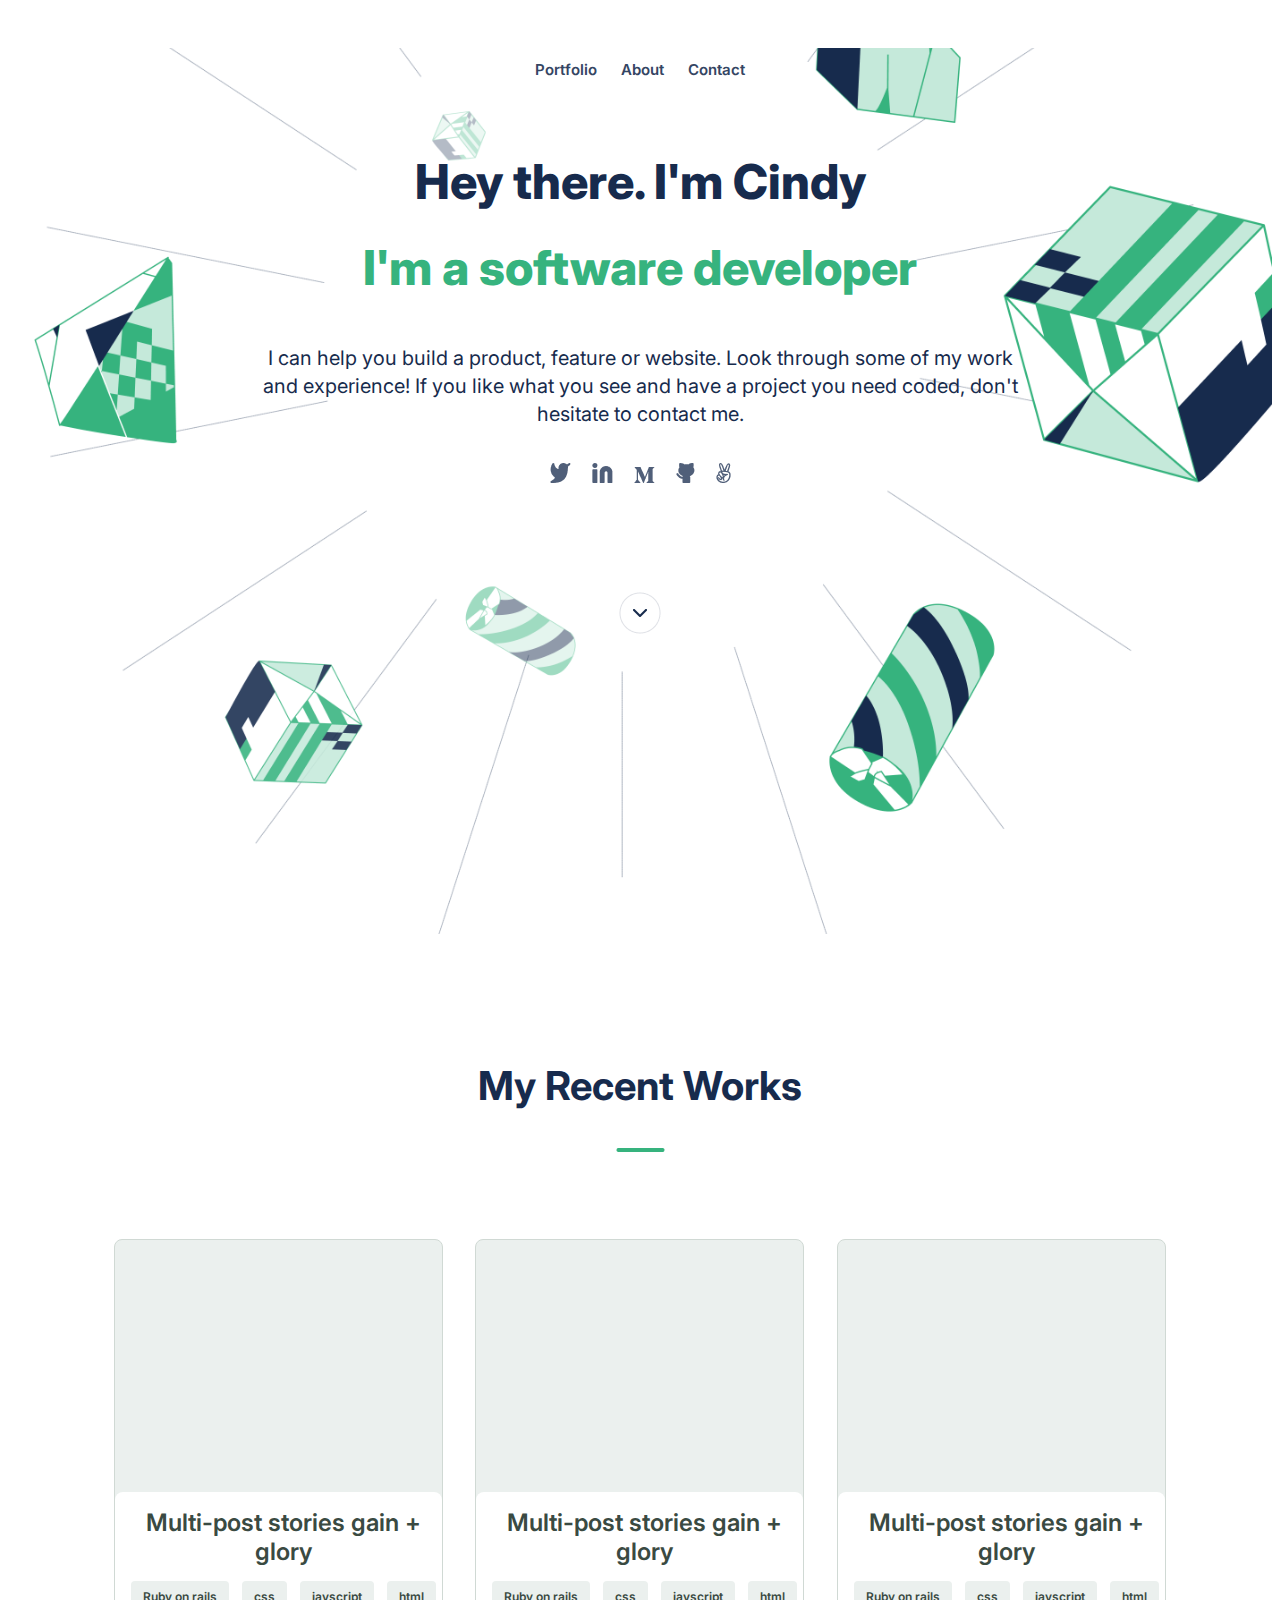
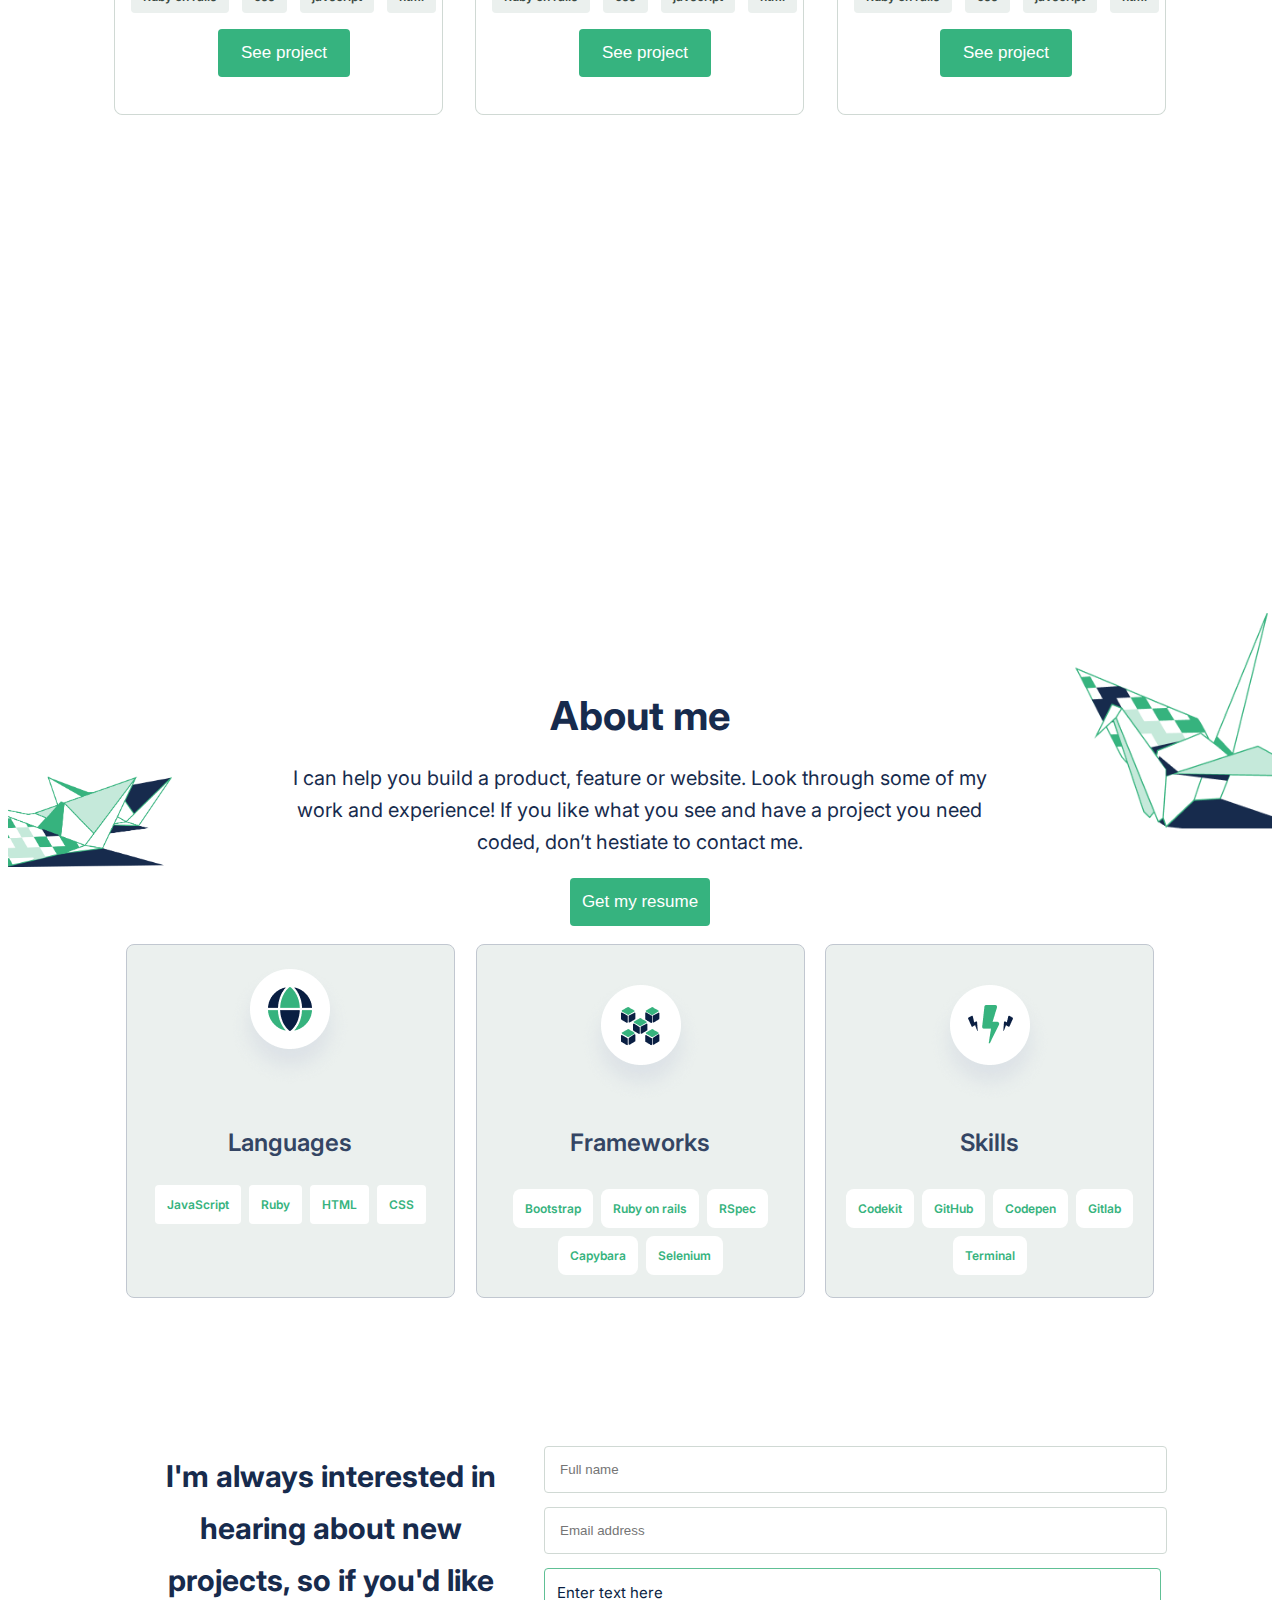
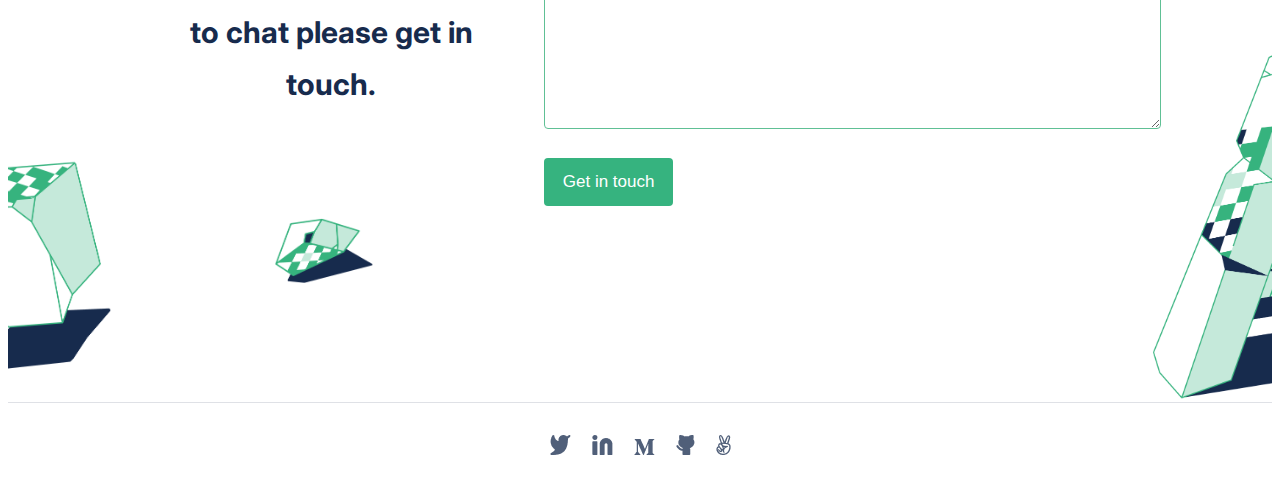
<file: Index.html>
<!DOCTYPE html>
<html lang="en">

<head>
  <meta charset="UTF-8">
  <meta http-equiv="X-UA-Compatible" content="IE=edge">
  <meta name="viewport" content="width=device-width, initial-scale=1.0">
  <title>Document</title>
  <link rel="stylesheet" href="style.css">
  <!-- To embed a font -->
  <link rel="preconnect" href="https://fonts.gstatic.com" crossorigin>
  <link href="https://fonts.googleapis.com/css2?family=Inter:wght@400;600;700&display=swap" rel="stylesheet">
  <!-- Font 'Inter' embeded -->
</head>

<body>
  <header class="toolbar">
    <!-- here begins the mobile menu for javascript -->
    <div class="mobile-menu">
      <span class="close">×</span>
      <nav class="mobile-nav">
        <a class="mobile-link" href="#portfolio">Portfolio</a>
        <a class="mobile-link" href="#about">About</a>
        <a class="mobile-link" href="#contact">Contact</a>
      </nav>
    </div>
    <!-- here finishes the mobile menu for javascript -->
    <a class="logo">Welcome</a>
    <nav class="hamburguer"><img src="./Images/Union.png" alt="hamburguer menu"></nav>
  </header>
  <section class="headline">
    <nav class="menu">
      <a class="menu-item">Portfolio</a>
      <a class="menu-item">About</a>
      <a class="menu-item">Contact</a>
    </nav>
    <br class="hb-01">
    <h1>
      Hey there. I'm Cindy
    </h1>
    <h2 class="greenheader">
      I'm a software developer
    </h2>
    <p class="p-headline">
      I can help you build a product, feature or website. Look through some of my work and experience!
      If you like what you see and have a project you need coded, don't hesitate to contact me.
    </p>
    <ul class="social-heading">
      <li><a href="https://twitter.com/CindyDorantes10"><img src="./Images/twitter.png" alt="Twitter icon"
            class="socialicon"></a></li>
      <li><a href="https://www.linkedin.com/in/cindydorantessanchez/"><img src="./Images/Linkedin_icon.png"
            alt="LinkedIn icon" class="socialicon"></a></li>
      <li><a href="https://medium.com/"><img src="./Images/medium.png" alt="Medium icon" class="socialicon"></a></li>
      <li><a href="https://github.com/CindyDorantes"><img src="./Images/github.png" alt="GitHub icon"
            class="socialicon"></a></li>
      <li><a href="https://angel.co/"><img src="./Images/angellist.png" alt="AngelList icon" class="socialicon"></a>
      </li>
    </ul>
    <br class="hb-01">
    <p><img src="./Images/arrow_button.png" alt="arrow button" class="arrow_button"></p>
  </section>
  <!--here begins the 'Works' section-->
  <section class="works" id="portfolio">
    <h2 class="works-heading">My Recent Works <br><img src="./Images/Indicator.png" alt="green line divisor"></h2>
    <!-- SECTION CREATED WITH JAVASCRIPT-->
  </section>
  <!--Works section finishes-->
  <!--About Me section starts-->
  <section class="aboutme" id="about">
    <div class="hl-aboutme">
      <div class="bg-1">
        <!-- for background image -->
        <h2 class="aboutme-heading">About me</h2>
      </div>
      <p class="p-aboutme">
        I can help you build a product, feature or website. Look through some of my work and experience!
        If you like what you see and have a project you need coded, don’t hestiate to contact me.
      </p>
      <div class="bg-2">
        <!-- for background image -->
        <button type="button" class="resume-button">Get my resume</button>
      </div>
      <br class="br-02">
    </div>
    <!--here begins the languages square-->
    <div class="languages">
      <p class="language-icon"><img src="./Images/languages-icon.png" alt="ellipse with green and blue sections"></p>
      <p class="languages-title">Languages</p>
      <ul class="languages-cards">
        <li>JavaScript</li>
        <li>Ruby</li>
        <li>HTML</li>
        <li>CSS</li>
      </ul>
    </div>
    <!--Languages square finishes-->
    <!--here begins FRAMEWORKS square-->
    <div class="frameworks">
      <p class="framework-icon"><img src="./Images/frameworks-icon.png" alt="five blue and green cubes"></p>
      <p class="framework-title">Frameworks</p>
      <ul class="framework-cards">
        <li>Bootstrap</li>
        <li>Ruby on rails</li>
        <li>RSpec</li>
        <li>Capybara</li>
        <li>Selenium</li>
      </ul>
    </div>
    <!--Frameworks square finishes-->
    <!--here begins SKILLS square-->
    <div class="frameworks skills">
      <p class="framework-icon"><img src="./Images/skills-icon.png" alt="green thunder"></p>
      <p class="framework-title">Skills</p>
      <ul class="framework-cards">
        <li>Codekit</li>
        <li>GitHub</li>
        <li>Codepen</li>
        <li>Gitlab</li>
        <li>Terminal</li>
      </ul>
    </div>
    <!--Skills square finishes-->
  </section>
  <!--About Me section finishes-->
  <!--Contact form section starts-->
  <section class="contact-form" id="contact">
    <div class="contact-grid">
      <h2 class="contact-header">I'm always interested in hearing about new projects,
        so if you'd like to chat please get in touch.</h2>
      <form class="form-items" action="https://formspree.io/f/mnqwrdak" method="post">
        <ul class="ul-form">
          <li>
            <input class="input-name" type="text" placeholder="Full name" minlength="2" maxlength="30" required
              id="input-name" name="user-name">
          </li>
          <li>
            <input class="input-email" type="email" placeholder="Email address" required id="input-email"
              name="user-email">
          </li>
          <li>
            <textarea class="input-comment" maxlength="500" required id="input-comment"
              name="user-comment">Enter text here</textarea>
          </li>
        </ul>
        <button type="submit" class="get-in-touch">Get in touch</button>
      </form>
    </div>
    <div class="footer">
      <ul class="footer-icons">
        <li><a href="https://twitter.com/CindyDorantes10"><img src="./Images/twitter.png" alt="Twitter icon"
              class="socialicon"></a></li>
        <li><a href="https://www.linkedin.com/in/cindydorantessanchez/"><img src="./Images/Linkedin_icon.png"
              alt="LinkedIn icon" class="socialicon"></a></li>
        <li><a href="https://medium.com/"><img src="./Images/medium.png" alt="Medium icon" class="socialicon"></a></li>
        <li><a href="https://github.com/CindyDorantes"><img src="./Images/github.png" alt="GitHub icon"
              class="socialicon"></a></li>
        <li><a href="https://angel.co/"><img src="./Images/angellist.png" alt="AngelList icon" class="socialicon"></a>
        </li>
      </ul>
      <p class="footer-email">cindym.dorantes@gmail.com</p>
      <div class="footer-line"></div>
    </div>
  </section>
  <script src="./app.js"></script>
</body>

</html>
</file>
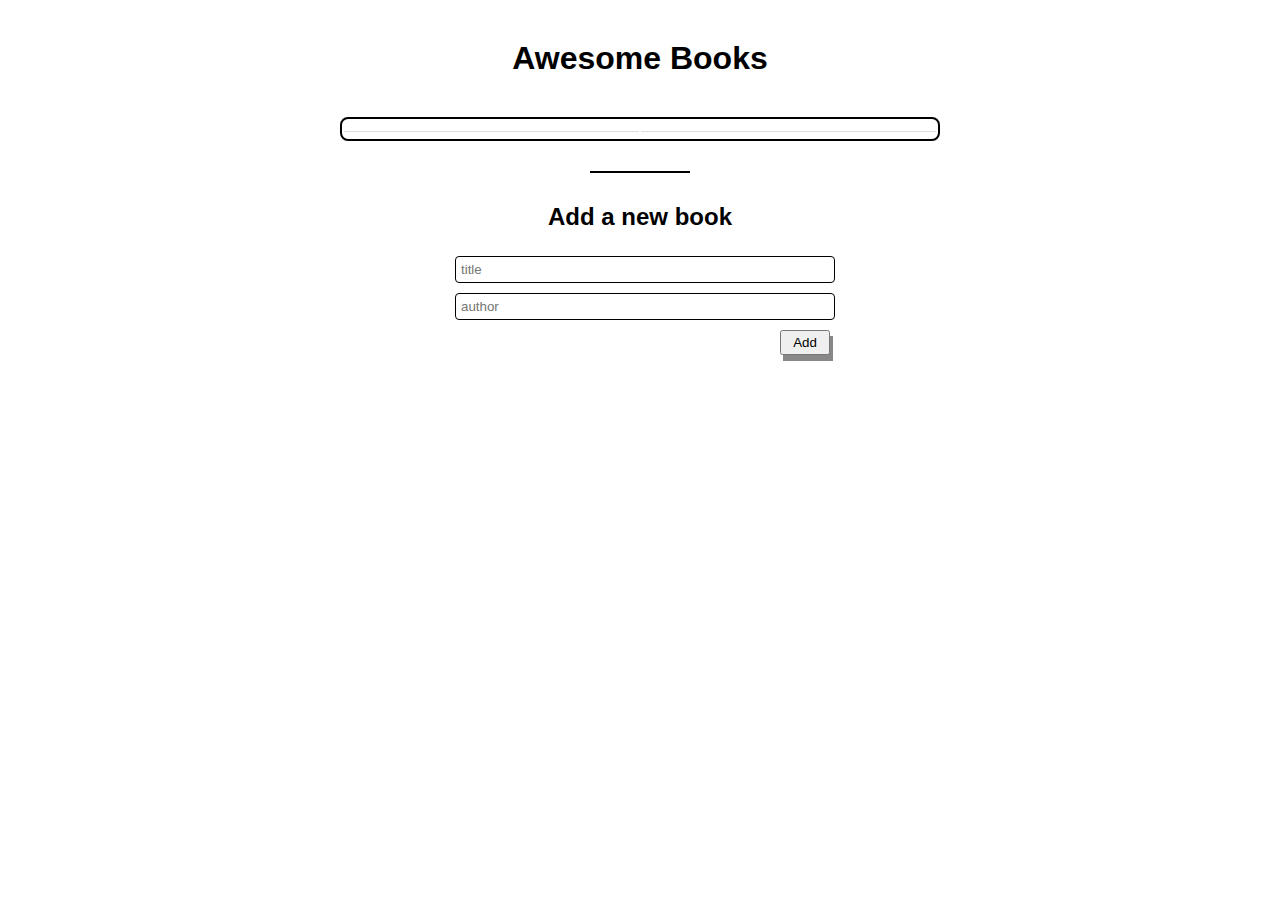
<file: Awesome-books/index.html>
<!DOCTYPE html>
<html lang="en">

<head>
  <meta charset="UTF-8">
  <meta http-equiv="X-UA-Compatible" content="IE=edge">
  <meta name="viewport" content="width=device-width, initial-scale=1.0">
  <title>Awesome Books</title>
  <link rel="stylesheet" href="style.css">
</head>

<body>
  <header>
    <h1 class="title">Awesome Books</h1>
  </header>
  <main>
    <table id="table" class="table">
      <thead>
        <tr>
          <td></td>
          <td></td>
          <!--<td><button type="button" class="remove">Remove</button></td>-->
        </tr>
      </thead>
      <tbody id="tbody">
        <!-- elements created with JS -->
      </tbody>
    </table>
    <div></div>
    <h2>Add a new book</h2>
    <form class="form" action="#">
      <input id="book" type="text" placeholder="title" class="book-title" required>
      <input id="author" type="text" placeholder="author" class="author-title" required>
      <button id="button" type="button" class="add">Add</button>
    </form>
  </main>
  <script src="classes.js"></script>
</body>

</html>
</file>
<file: style.css>
body {
  font-family: 'Inter', sans-serif;
  color: #28352f;
  font-style: normal;
  font-weight: 600;
  font-size: 28px;
  text-align: center;
}

/* begin of the hamburguer menu */

.mobile-menu {
  width: 90vw;
  height: 100vh;
  padding-left: 7.5%;
  padding-top: 15%;
  top: 0%;
  left: -120%;
  color: #3a4a42;
  background-color: #fff;
  position: absolute;
  display: flex;
  flex-direction: column;
  justify-content: flex-start;
  padding-right: 9%;
  line-height: 44px;
}

.mobile-menu.active {
  left: 0%;
}

.close {
  text-align: end;
  color: #67798e;
  font-size: 40px;
  cursor: pointer;
}

.mobile-nav {
  display: flex;
  flex-direction: column;
  align-items: flex-start;
}

.mobile-link {
  padding: 4%;
  color: inherit;
  color: #3a4a42;
  text-decoration: none;
}

/* finish hamburguer menu */
header {
  display: flex;
  flex-wrap: wrap;
  justify-content: space-between;
  padding: 20px;
}

.menu {
  display: none;
}

.headline {
  background-image: url("./Images/header-illustration-mobile.png");
  background-repeat: no-repeat;
  background-position: center;
  background-size: 100%;
  padding-top: 60px;
  padding-bottom: 60px;
}

.hb-01 {
  display: none;
}

h1 {
  font-weight: 700;
  font-size: 40px;
  line-height: 52px;
  text-align: center;
  color: #172b4d;
  margin: 26px;
}

h2 {
  font-weight: 700;
  font-size: 40px;
  line-height: 52px;
  text-align: center;
  color: #172b4d;
  margin: 26px;
}

p {
  font-weight: 400;
  font-size: 20px;
  line-height: 28px;
  text-align: center;
  color: #172b4d;
  padding: 20px;
  padding-top: 20px;
}

li {
  display: inline;
  list-style-type: none;
  padding: 7px;
}

ul {
  padding: 0;
  text-align: center;
}

.greenheader {
  color: #36b37e;
  text-align: center;
}

.logo {
  text-align: left;
  font-weight: 600;
  font-size: 20px;
  line-height: 28px;
}

.hamburguer {
  width: 18px;
  height: 12px;
  left: 3px;
  top: 6px;
  cursor: pointer;
}

.works {
  display: grid;
  grid-template-rows: repeat(6, auto);
  row-gap: 20px;
}

.works-heading {
  grid-row: 1 / 2;
  width: auto;
}

.work-item {
  max-width: 327px;
  height: 474px;
  border-radius: 8px;
  background-color: #ebf0ee;
  border: 1px solid #d0d9d4;
  justify-self: center;
  display: flex;
  justify-content: center;
  align-items: flex-end;
}

.wi-01 {
  grid-row: 2 / 3;
}

.wi-02 {
  grid-row: 3 / 4;
}

.wi-03 {
  grid-row: 4 / 5;
}

.wi-04 {
  grid-row: 5 / 6;
}

.wi-05 {
  grid-row: 6 / 7;
}

.wi-06 {
  display: none;
}

.work-content {
  max-width: 295px;
  padding: 16px;
  border-radius: 8px;
  background-color: #fff;
  display: grid;
  gap: 16px;
  grid-template-rows: 57px 32px 69px;
  align-content: center;
}

.work-title {
  width: auto;
  margin: 0;
  font-weight: 600;
  font-size: 24px;
  color: #3a4a42;
  text-align: center;
  grid-row: 1 / 2;
}

.cards {
  width: 305px;
  height: 32px;
  margin: 0;
  display: flex;
  justify-content: space-between;
  align-items: stretch;
  grid-row: 2 / 3;
}

.cards li {
  background-color: #ebf0ee;
  border-radius: 4px;
  font-weight: 600;
  font-size: 12px;
  color: #3a4a42;
  padding: 8px 12px 8px 12px;
}

.see-project {
  height: 48px;
  border: none;
  border-radius: 4px;
  padding: 12px;
  padding-top: 7px;
  padding-bottom: 7px;
  background-color: #36b37f;
  display: inline-block;
  text-align: center;
  text-decoration: none;
  font-weight: 500;
  font-size: 17px;
  color: #fff;
  margin-left: 86.5px;
  margin-right: 86.5px;
  grid-row: 3 / 4;
  cursor: pointer;
}

/* Button styling */

button:hover {
  color: #fff;
  background: #36b37f;
  box-shadow: 0 8px 16px rgba(54, 179, 127, 0.24);
}

button:active {
  color: #fff;
  background: #008552;
}

.aboutme {
  display: flex;
  flex-direction: column;
  align-items: center;
}

.hl-aboutme {
  display: flex;
  flex-direction: column;
  align-items: center;
}

/* To add the background images */
.bg-1 {
  height: 127px;
  width: 396px;
  background-image: url("./Images/aboutme_frame02.png");
  background-repeat: no-repeat;
  background-position: 100% 0%;
  display: flex;
  justify-content: center;
}

.aboutme-heading {
  margin: 0;
  margin-top: 60px;
  width: 370px;
}

.bg-2 {
  height: 65px;
  width: 396px;
  background-image: url("./Images/aboutme_frame01.png");
  background-repeat: no-repeat;
  background-position: 0% 100%;
  display: flex;
  justify-content: center;
}

.resume-button {
  height: 48px;
  border: none;
  border-radius: 4px;
  padding: 12px;
  padding-top: 7px;
  padding-bottom: 7px;
  background-color: #36b37f;
  display: inline-block;
  text-align: center;
  text-decoration: none;
  font-weight: 500;
  font-size: 17px;
  color: #fff;
}

.br-02 {
  margin: 40px;
}

.languages {
  display: grid;
  grid-template-rows: 16px 128px 40px 32px 24px 40px 64px;
  border-radius: 8px;
  background-color: #ebf0ee;
  border: 1px solid #c1c7d0;
  max-width: 327px;
  height: 352px;
  margin-top: 10px;
  margin-bottom: 10px;
}

.language-icon {
  margin: 0;
  padding: 0;
  grid-row: 2 / 3;
}

.languages-title {
  margin: 0;
  padding: 0;
  grid-row: 4 / 5;
  font-weight: 600;
  font-size: 24px;
  color: #344563;
  text-align: center;
}

.languages-cards {
  margin: 0;
  margin-left: 28px;
  margin-right: 28px;
  padding: 0;
  grid-row: 6 / 7;
  width: 271px;
  height: 32px;
  display: flex;
  flex-wrap: wrap;
  justify-content: space-between;
}

.languages-cards li {
  background-color: #fff;
  border-radius: 4px;
  font-weight: 600;
  font-size: 12px;
  color: #36b37e;
  padding: 12px;
}

.frameworks {
  display: grid;
  grid-template-rows: 16px 128px 40px 32px 24px 80px 24px;
  border-radius: 8px;
  background-color: #ebf0ee;
  border: 1px solid #c1c7d0;
  width: 327px;
  height: 352px;
  margin-top: 10px;
  margin-bottom: 10px;
}

.framework-icon {
  margin: 0;
  padding: 0;
  grid-row: 2 / 3;
}

.framework-title {
  margin: 0;
  padding: 0;
  grid-row: 4 / 5;
  font-weight: 600;
  font-size: 24px;
  color: #344563;
  text-align: center;
}

.framework-cards {
  margin: 0;
  padding: 0;
  grid-row: 6 / 7;
  width: 327px;
  height: 88px;
  display: flex;
  flex-wrap: wrap;
  justify-content: center;
  align-items: center;
}

.framework-cards li {
  background-color: #fff;
  border-radius: 8px;
  font-weight: 600;
  font-size: 12px;
  color: #36b37e;
  padding: 12px;
  height: 15px;
  margin: 4px;
}

.contact-form {
  display: flex;
  flex-direction: column;
  justify-content: center;
  background-image: url("./Images/footer-frame.png");
  background-repeat: no-repeat;
  background-position: bottom 28% right;
}

.contact-grid {
  display: flex;
  flex-direction: column;
  justify-content: center;
}

.form-items {
  display: flex;
  flex-direction: column;
  justify-content: center;
  margin: 5%;
}

.ul-form {
  display: flex;
  flex-direction: column;
  justify-content: center;
  line-height: 24px;
  font-size: 15px;
  font-weight: 400;
}

.input-name,
.input-email {
  border: 1px solid #d0d9d4;
  border-radius: 4px;
  padding: 15px;
  width: 90%;
  color: #6b778c;
}

.input-comment {
  border: 1px solid #60c095;
  border-radius: 4px;
  width: 91.5%;
  height: 15vh;
  padding: 12px;
  font-family: 'Inter', sans-serif;
  font-style: normal;
  font-weight: 400;
  font-size: 15px;
  line-height: 24px;
  color: #091e42;
  text-align: left;
}

.get-in-touch {
  height: 48px;
  width: 129px;
  border: none;
  border-radius: 4px;
  padding: 12px;
  background-color: #36b37f;
  text-decoration: none;
  font-weight: 500;
  font-size: 17px;
  color: #fff;
  cursor: pointer;
  align-self: center;
}

.footer {
  display: flex;
  flex-direction: column;
  justify-content: center;
  align-items: center;
  margin-top: 10%;
}

.footer-icons {
  margin: 0%;
}

.footer-email {
  color: #42526e;
  margin-top: 0%;
  margin-bottom: 50%;
}

.footer-line {
  width: 40%;
  height: 0.5vh;
  border: 1px solid black;
  background-color: black;
  border-radius: 4px;
  margin-bottom: 2%;
}

/* media query for desktop version */

@media only screen and (min-width: 768px) {
  /*
  * {
    outline: solid 1px red;
  } */

  /* Desktop alignment for headline section */
  .logo,
  .hamburguer {
    display: none;
  }

  .headline {
    background-image: url("./Images/Header-llustration-desktop.png");
    background-repeat: no-repeat;
    background-position: center;
    background-size: cover;
    padding: 0% 18% 20% 18%;
    margin-bottom: 10%;
  }

  .menu {
    display: flex;
    flex-wrap: wrap;
    justify-content: center;
  }

  .menu-item {
    font-weight: 600;
    font-size: 15px;
    line-height: 20px;
    color: #344563;
    padding: 12px;
    margin: 0%;
  }

  .hb-01 {
    display: block;
    margin: 3%;
  }

  h1,
  .greenheader {
    font-weight: 800;
    font-size: 48px;
    line-height: 60px;
  }

  .p-headline {
    padding-bottom: 0%;
    margin-bottom: 0%;
  }

  /* Desktop alignment for works section */
  .works {
    grid-template-columns: repeat(3, 1fr);
    grid-template-rows: 13% 474px 474px;
    gap: 4% 2%;
    margin: 8%;
    width: auto;
  }

  .works-heading {
    grid-column: 1 / span 3;
    grid-row: 1 / 2;
    margin: 0%;
  }

  .work-item {
    max-width: 369px;
  }

  .wi-01 {
    grid-area: 2 / 1 / 3 / 2;
  }

  .wi-02 {
    grid-area: 2 / 2 / 3 / 2;
  }

  .wi-03 {
    grid-area: 2 / 3 / 3 / 4;
  }

  .wi-04 {
    grid-area: 3 / 1 / 4 / 2;
  }

  .wi-05 {
    grid-area: 3 / 2 / 4 / 3;
  }

  .wi-06 {
    display: flex;
    grid-area: 3 / 3 / 4 / 4;
  }

  /* Desktop alignment for aboutme section */
  .aboutme {
    display: grid;
    grid-template-columns: repeat(3, 1fr);
    grid-template-rows: 250px 352px;
    gap: 2% 2%;
    padding: 5.5% 9.3% 5.5% 9.3%;
    margin-top: 3%;
    width: auto;
    background-image: url("./Images/aboutme_frame_desktop01.png"), url("./Images/aboutme_frame_desktop02.png");
    background-repeat: no-repeat, no-repeat;
    background-position: top, 0% 25%;
    background-size: 100%, 13%;
  }

  .hl-aboutme {
    grid-column: 1 / span 3;
    grid-row: 1 / 2;
    margin: 0%;
    width: 75%;
    justify-self: center;
  }

  .bg-1,
  .bg-2 {
    background-image: none;
    height: auto;
    width: auto;
  }

  .aboutme-heading,
  .p-aboutme {
    margin: 0%;
  }

  .p-aboutme {
    line-height: 32px;
  }

  .br-02 {
    display: none;
  }

  .languages {
    max-width: 369px;
    grid-area: 2 / 1 / 3 / 2;
    justify-self: center;
  }

  .frameworks {
    max-width: 369px;
    grid-area: 2 / 2 / 3 / 3;
    justify-self: center;
  }

  .skills {
    max-width: 369px;
    grid-area: 2 / 3 / 3 / 4;
    justify-self: center;
  }

  /* Desktop alignment for contact form section */
  .contact-grid {
    display: grid;
    grid-template: auto / 40% 60%;
    padding: 5.5% 9.3% 15.5% 9.3%;
    background-image:
      url("./Images/contact_frame_desktop01.png"),
      url("./Images/contact_frame_desktop02.png"),
      url("./Images/contact_frame_desktop03.png");
    background-repeat: no-repeat, no-repeat, no-repeat;
    background-position: left bottom, 22% 80%, right bottom;
    background-size: 13%, 9%, 13%;
  }

  .contact-header {
    font-size: 30px;
  }

  .form-items {
    grid-column: 2 / 3;
    grid-row: 1 / span 3;
    margin: 0%;
    width: 100%;
    justify-self: left;
    align-self: flex-start;
  }

  li .input-name,
  li .input-email,
  li .input-comment {
    width: 98%;
  }

  .get-in-touch {
    align-self: flex-start;
    margin-left: 7px;
  }

  .footer {
    margin: 0%;
    border-top: 1px solid #dfe1e6;
    padding: 2%;
  }

  .footer-email,
  .footer-line {
    display: none;
  }
}
</file>
<file: Awesome-books/style.css>
* {
  margin: 0;
  padding: 0;
  box-sizing: border-box;
  font-family:'Franklin Gothic Medium', 'Arial Narrow', Arial, sans-serif;
}

h1 {
  text-align: center;
  padding: 40px;
}

h2 {
  text-align: center;
  margin: 10px;
  margin-top: 30px;
}

main {
  display: flex;
  flex-direction: column;
  justify-content: center;
  align-items: center;
  padding-bottom: 40px;
}

.table {
  border: 2px solid black;
  text-align: justify;
  width: 60%;
  max-width: 600px;
  padding-bottom: 5px;
  border-radius: 8px;
}

.table td {
  padding: 5px;
  border-bottom: 1px solid #ddd;
}

tr:nth-child(even) {
  background-color: #f2f2f2;
}

div {
  border-top: 2px solid black;
  margin-top: 30px;
  width: 100px;
}

.form {
  display: flex;
  flex-direction: column;
  justify-content: center;
  width: 400px;
  padding: 10px;

}

.book-title,
.author-title {
  width: 100%;
  padding: 5px;
  margin: 5px;
  border: 1.5px solid black;
  border-radius: 4px;
}

button {
  padding: 3px;
  box-shadow: 3px 6px #888888
}

.add {
  width: 50px;
  align-self: flex-end;
  margin-top: 5px;
}
</file>
